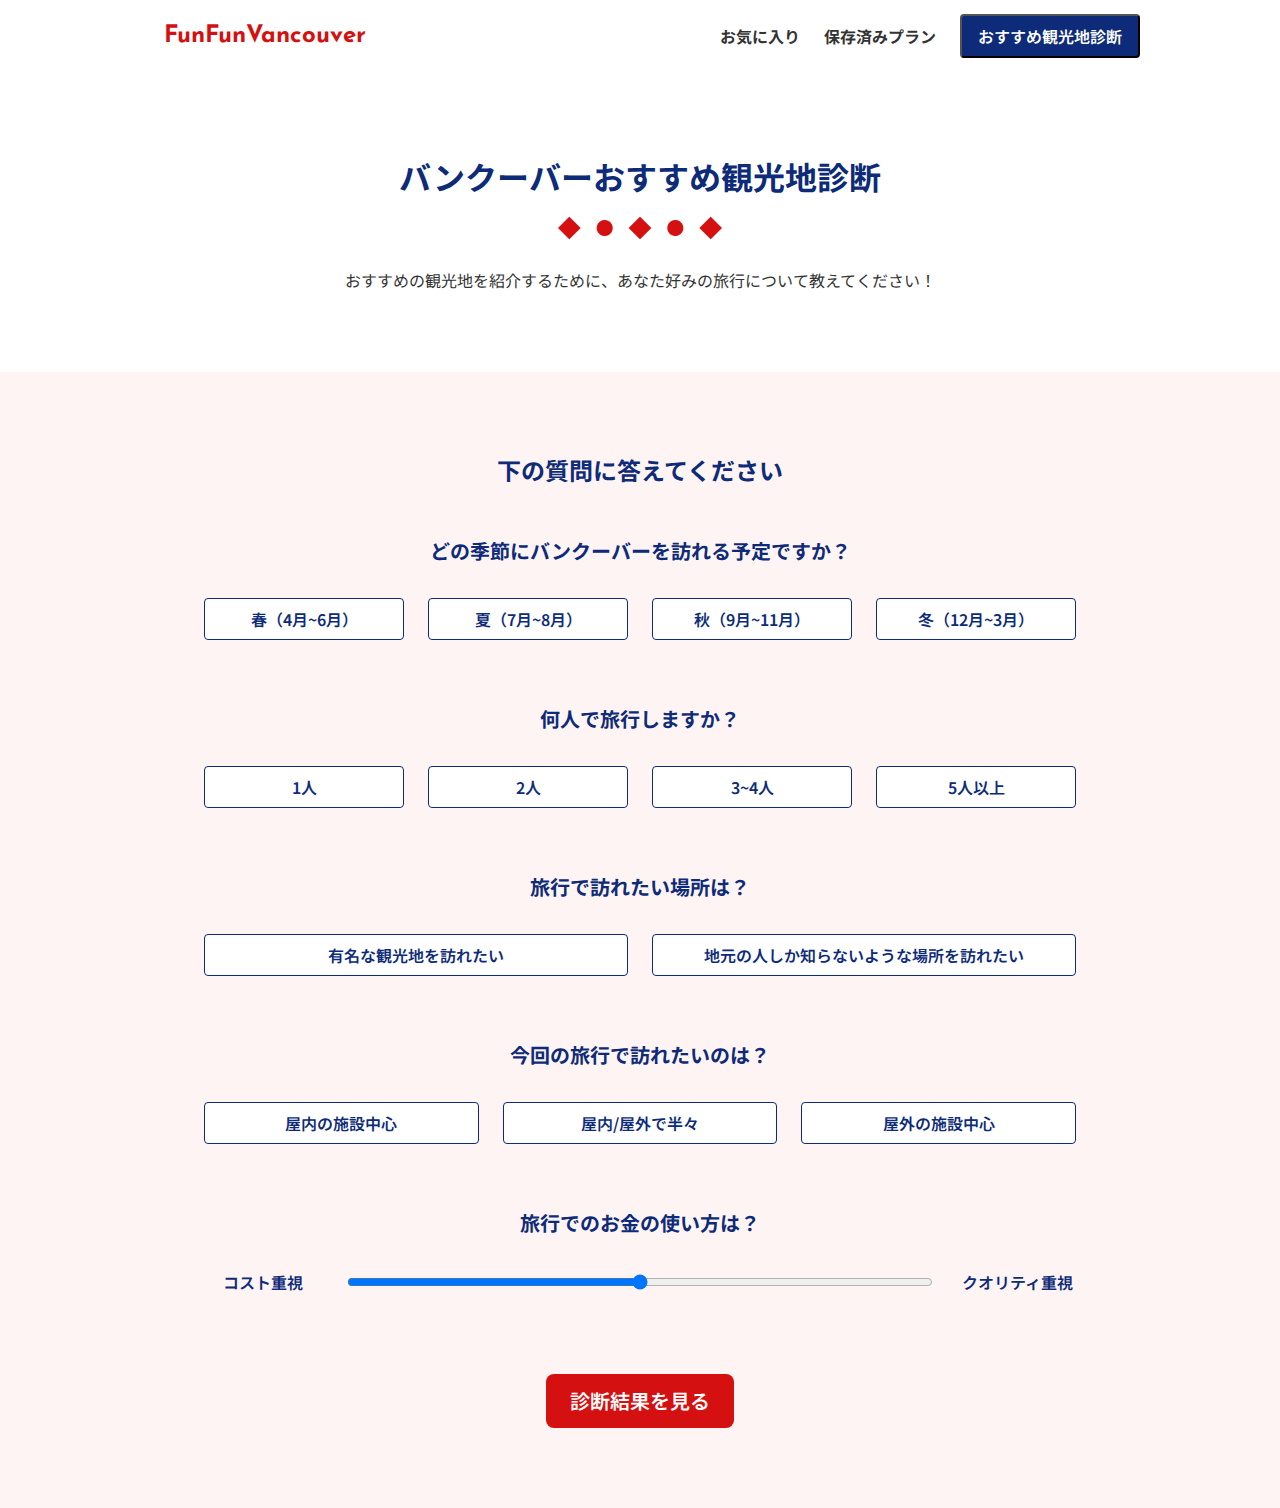
<file: index.html>
<!DOCTYPE html>
<html lang="ja">
<head>
    <meta charset="UTF-8">
    <meta name="viewport" content="width=device-width, initial-scale=1.0">
    <title>FunFunVancouver</title>
    <link rel="stylesheet" href="style.css">
    <script src="https://ajax.googleapis.com/ajax/libs/jquery/3.4.1/jquery.min.js"></script>
    <link rel="stylesheet" href="https://cdnjs.cloudflare.com/ajax/libs/font-awesome/6.0.0-beta3/css/all.min.css">
    <link rel="preconnect" href="https://fonts.googleapis.com">
    <link rel="preconnect" href="https://fonts.googleapis.com">
    <link rel="preconnect" href="https://fonts.gstatic.com" crossorigin>
    <link href="https://fonts.googleapis.com/css2?family=Josefin+Sans:ital,wght@0,100..700;1,100..700&family=Noto+Sans+JP:wght@100..900&display=swap" rel="stylesheet">
</head>
<body>
    
    <header>
        <div class="header-container">
            <a href="index.html">
                <div class="logo">FunFunVancouver</div>
            </a>
            <div class="links">
                <div id="fav" class="menu">
                    <a href="fav.html" id="">お気に入り</a>
                    <div id="fav_count" class="">
                        <p class="caption">0</p>
                    </div>
                </div>
                <a href="" id="save" class="menu">保存済みプラン</a>
                <button class="blue-btn sm">おすすめ観光地診断</button>
            </div>
        </div>
    </header>

    <main class="section">
        <div class="heading-area">
            <h2>バンクーバーおすすめ観光地診断</h2>
            <img src="img/line.png" alt="" class="underline">
        </div>
        <div class="container">
            <p>おすすめの観光地を紹介するために、あなた好みの旅行について教えてください！</p>
        </div>
    </main>

    <div>
        <div id="diagnosis" class="section">
            <h3>下の質問に答えてください</h3>
            <div class="questions">
                <div id="season" class="question">
                    <h4>どの季節にバンクーバーを訪れる予定ですか？</h4>
                    <div class="answers">
                        <button id="spring" class="season-answer white-btn sm">春（4月~6月）</button>
                        <button id="summer" class="season-answer white-btn sm">夏（7月~8月）</button>
                        <button id="fall" class="season-answer white-btn sm">秋（9月~11月）</button>
                        <button id="winter" class="season-answer white-btn sm">冬（12月~3月）</button>
                    </div>
                </div>
                <div id="number" class="question">
                    <h4>何人で旅行しますか？</h4>
                    <div class="answers">
                        <button id="1" class="number-answer white-btn sm">1人</button>
                        <button id="2" class="number-answer white-btn sm">2人</button>
                        <button id="3-4" class="number-answer white-btn sm">3~4人</button>
                        <button id="5" class="number-answer white-btn sm">5人以上</button>
                    </div>
                </div>
                <div id="popularity" class="question">
                    <h4>旅行で訪れたい場所は？</h4>
                    <div class="answers">
                        <button id="popular" class="popularity-answer white-btn sm">有名な観光地を訪れたい</button>
                        <button id="local" class="popularity-answer white-btn sm">地元の人しか知らないような場所を訪れたい</button>
                    </div>
                </div>
                <div id="inout" class="question">
                    <h4>今回の旅行で訪れたいのは？</h4>
                    <div class="answers">
                        <button id="indoor" class="inout-answer white-btn sm">屋内の施設中心</button>
                        <button id="both" class="inout-answer white-btn sm">屋内/屋外で半々</button>
                        <button id="outdoor" class="inout-answer white-btn sm">屋外の施設中心</button>
                    </div>
                </div>
                <div id="cost" class="question">
                    <h4>旅行でのお金の使い方は？</h4>
                    <div class="answers">
                        <p class="label">コスト重視</p>
                        <input type="range" id="inputSlideBar" min="-2" max="2" step="1" class="cost-answer">
                        <p class="label">クオリティ重視</p>
                        <!-- <span id="sliderValue">0</span> スライダーの値を表示するための要素 -->
                    </div>
                </div>
            </div>
            <button id="send" class="red-btn md">診断結果を見る</button>
        </div>
    </div>
    <div id="results" class="results">
        <div class="result-title section">
            <div class="heading-area">
                <h2>バンクーバーおすすめ観光地診断結果</h2>
                <img src="img/line.png" alt="" class="underline">
            </div>
            <div class="container">
                <p>診断の結果、あなたにぴったりの観光地が <span id="hit">0</span> 件見つかりました！<br>気に入った観光地は、ハートマークを押して「お気に入り」に登録してください。</p>
            </div>
            <button id="reset" class="red-btn md">診断をやり直す</button>
        </div>

        <div class="results-area section">
            <div class="landmarks">
                <h3>観光スポット・有名建造物</h3>

                <div class="result-cards">

                    <div target="_blank" id="01" class="card">
                        <div class="photo-container">
                            <a href="https://maps.app.goo.gl/XJJSdgzW3j1LAUxw6" target="_blank">
                                <img src="img/01.jpeg" alt="" class="photo">
                            </a>
                        </div>
                        <div class="text-area">
                            <a href="https://maps.app.goo.gl/XJJSdgzW3j1LAUxw6" target="_blank">
                                <h5>スタンレーパーク</h5>
                            </a>
                            <p class="explanation"></p>説明文を入れる</p>
                            <i class="fa-regular fa-heart fa-lg"></i>
                        </div>
                    </div>

                    <div target="_blank" id="02" class="card">
                        <div class="photo-container">
                            <a href="https://maps.app.goo.gl/cJMAR6Ba4x7w5reG6" target="_blank">
                                <img src="img/02.jpeg" alt="" class="photo">
                            </a>
                        </div>
                        <div class="text-area">
                            <a href="https://maps.app.goo.gl/cJMAR6Ba4x7w5reG6" target="_blank">
                                <h5>グランビルアイランド</h5>
                            </a>
                            <p class="explanation"></p>説明文を入れる</p>
                            <i class="fa-regular fa-heart fa-lg"></i>
                        </div>
                    </div>

                    <div target="_blank" id="03" class="card">
                        <div class="photo-container">
                            <a href="https://maps.app.goo.gl/7cHusRfnnLgpP7Nz5" target="_blank">
                                <img src="img/03.jpg" alt="" class="photo">
                            </a>
                        </div>
                        <div class="text-area">
                            <a href="https://maps.app.goo.gl/7cHusRfnnLgpP7Nz5" target="_blank">
                                <h5>グラウスマウンテン</h5>
                            </a>
                            <p class="explanation"></p>説明文を入れる</p>
                            <i class="fa-regular fa-heart fa-lg"></i>
                        </div>
                    </div>

                    <div target="_blank" id="04" class="card">
                        <div class="photo-container">
                            <a href="https://maps.app.goo.gl/YA7b1hF8b9wbeeybA" target="_blank">
                                <img src="img/04.jpeg" alt="" class="photo">
                            </a>
                        </div>
                        <div class="text-area">
                            <a href="https://maps.app.goo.gl/YA7b1hF8b9wbeeybA" target="_blank">
                                <h5>ギャスタウン</h5>
                            </a>
                            <p class="explanation"></p>説明文を入れる</p>
                            <i class="fa-regular fa-heart fa-lg"></i>
                        </div>
                    </div>

                    <div target="_blank" id="05" class="card">
                        <div class="photo-container">
                            <a href="https://maps.app.goo.gl/e4futCwbcYMM9DxZ9" target="_blank">
                                <img src="img/05.jpeg" alt="" class="photo">
                            </a>
                        </div>
                        <div class="text-area">
                            <a href="https://maps.app.goo.gl/e4futCwbcYMM9DxZ9" target="_blank">
                                <h5>キャピラノ吊橋公園</h5>
                            </a>
                            <p class="explanation"></p>説明文を入れる</p>
                            <i class="fa-regular fa-heart fa-lg"></i>
                        </div>
                    </div>

                    <div target="_blank" id="06" class="card">
                        <div class="photo-container">
                            <a href="https://maps.app.goo.gl/XJJSdgzW3j1LAUxw6" target="_blank">
                                <img src="img/06.jpeg" alt="" class="photo">
                            </a>
                        </div>
                        <div class="text-area">
                            <a href="https://maps.app.goo.gl/XJJSdgzW3j1LAUxw6" target="_blank">
                                <h5>バンクーバー水族館</h5>
                            </a>
                            <p class="explanation"></p>説明文を入れる</p>
                            <i class="fa-regular fa-heart fa-lg"></i>
                        </div>
                    </div>

                    <div target="_blank" id="07" class="card">
                        <div class="photo-container">
                            <a href="https://maps.app.goo.gl/SdhEVfvVFZbCuA3k6" target="_blank">
                                <img src="img/07.jpg" alt="" class="photo">
                            </a>
                        </div>
                        <div class="text-area">
                            <a href="https://maps.app.goo.gl/SdhEVfvVFZbCuA3k6" target="_blank">
                                <h5>サイエンスワールド</h5>
                            </a>
                            <p class="explanation"></p>説明文を入れる</p>
                            <i class="fa-regular fa-heart fa-lg"></i>
                        </div>
                    </div>

                    <div target="_blank" id="08" class="card">
                        <div class="photo-container">
                            <a href="https://maps.app.goo.gl/iu1g3Yu4DLtqGYPN6" target="_blank">
                                <img src="img/08.jpeg" alt="" class="photo">
                            </a>
                        </div>
                        <div class="text-area">
                            <a href="https://maps.app.goo.gl/iu1g3Yu4DLtqGYPN6" target="_blank">
                                <h5>クイーンエリザベス公園</h5>
                            </a>
                            <p class="explanation"></p>説明文を入れる</p>
                            <i class="fa-regular fa-heart fa-lg"></i>
                        </div>
                    </div>

                    <div target="_blank" id="09" class="card">
                        <div class="photo-container">
                            <a href="https://maps.app.goo.gl/yZom97yJSFiwLPYu6" target="_blank">
                                <img src="img/09.jpeg" alt="" class="photo">
                            </a>
                        </div>
                        <div class="text-area">
                            <a href="https://maps.app.goo.gl/yZom97yJSFiwLPYu6" target="_blank">
                                <h5>ライトハウスパーク</h5>
                            </a>
                            <p class="explanation"></p>説明文を入れる</p>
                            <i class="fa-regular fa-heart fa-lg"></i>
                        </div>
                    </div>

                    <div target="_blank" id="10" class="card">
                        <div class="photo-container">
                            <a href="https://maps.app.goo.gl/sTX2BWvFrswKT4Ww6" target="_blank">
                                <img src="img/10.jpeg" alt="" class="photo">
                            </a>
                        </div>
                        <div class="text-area">
                            <a href="https://maps.app.goo.gl/sTX2BWvFrswKT4Ww6" target="_blank">
                                <h5>バンクーバー展望台</h5>
                            </a>
                            <p class="explanation"></p>説明文を入れる</p>
                            <i class="fa-regular fa-heart fa-lg"></i>
                        </div>
                    </div>
                </div>
            </div>
        </div>
    </div>


    <script>

        $(document).ready(function() {

        //----------------------ここから見た目の装飾系----------------------
        //ボタンのクリックアクション
        $('.season-answer').click(function() {
            $('.season-answer').removeClass('selected'); // すべてのボタンからselectedクラスを削除
            $(this).addClass('selected'); // クリックされたボタンにselectedクラスを追加
        });
        $('.number-answer').click(function() {
            $('.number-answer').removeClass('selected'); // すべてのボタンからselectedクラスを削除
            $(this).addClass('selected'); // クリックされたボタンにselectedクラスを追加
        });
        $('.popularity-answer').click(function() {
            $('.popularity-answer').removeClass('selected'); // すべてのボタンからselectedクラスを削除
            $(this).addClass('selected'); // クリックされたボタンにselectedクラスを追加
        });
        $('.inout-answer').click(function() {
            $('.inout-answer').removeClass('selected'); // すべてのボタンからselectedクラスを削除
            $(this).addClass('selected'); // クリックされたボタンにselectedクラスを追加
        });

        //お気に入りアイコンのクリックアクション
        let fav_num = 0;
        $(".fa-heart").on("click", function(){
            $(this).toggleClass("fa-regular fa-solid");
            const cardId = $(this).closest('.card').attr('id');
            const isFav = $(this).hasClass("fa-solid");

            // アイコンが「fa-solid」に変更されたときだけ、お気に入りの数を増やす
            if (isFav) {
                fav_num++;
                localStorage.setItem(cardId, 'liked'); //お気に入りされたものはlikedとして保存
            } else {
                fav_num--;
                localStorage.setItem(cardId, 'notLiked'); //お気に入りされていないものはnotLikedとして保存
            }

            if (fav_num>0){
                $("#fav_count").css("display", "block");
                $("#fav_count p").html(fav_num);
            } else {
                $("#fav_count").css("display", "none");
            }

            localStorage.setItem("fav_num", fav_num);
        });

        //お気に入りカウンターの表示設定
        if(localStorage.getItem("fav_num")){
            const value = localStorage.getItem("fav_num");
            $("#fav_count").val(value);
        }

        // //----------------------異なるドメイン間でのローカルストレージの情報交換----------------------
        // (function() {
        //     var origin = "https://txxxy0218.github.io/kadai03_memo/fav.html";
        //     window.addEventListener('favItem', function(event) {
        //         // 送信元が指定のオリジンと一致していれば処理を行う
        //         if(event.origin === origin) {
        //             var favItem = event.data;

        //             // メッセージが'get'ならlocalstorageの値を返す
        //             if(favItem === 'get') {
        //                 var storageData = localStorage.getItem('test');
        //                 event.source.postMessage(storageData, event.origin);
        //             }
        //             // getでなければメッセージを分割してlocalstorageに保存する
        //             else {
        //                 var messageArray = favItem.split(',');
        //                 var key = messageArray[0];
        //                 var value = messageArray[1];
        //                 localStorage.setItem(key, value);
        //             }
        //         }
        //     });
        // })();


        
        //----------------------ここからフィルタリング機能----------------------
        //1.配列を定義
        const array = [
            { no: '01', name: 'スタンレーパーク', seasons: [{ season: "spring" }, { season: "summer" }, { season: "fall" }], numbers: [{ number: "1" }, { number: "2" }, { number: "3-4" }, {number: "5"}], popularity: 'popular', inout: "outdoor", cost: '-2' },
            { no: '02', name: 'グランビルアイランド', seasons: [{ season: "spring" }, { season: "summer" }, { season: "fall" }, { season: "winter" }], numbers: [{ number: "1" }, { number: "2" }, { number: "3-4" }, {number: "5"}], popularity: 'popular', inout: "both", cost: '-2' },
            { no: '03', name: 'グラウスマウンテン', seasons: [{ season: "spring" }, { season: "summer" }, { season: "fall" }], numbers: [{ number: "1" }, { number: "2" }, { number: "3-4" }, {number: "5"}], popularity: 'local', inout: "outdoor", cost: '2' },
            { no: '04', name: 'ギャスタウン', seasons: [{ season: "spring" }, { season: "summer" }, { season: "fall" }, { season: "winter" }], numbers: [{ number: "1" }, { number: "2" }, { number: "3-4" }, {number: "5"}], popularity: 'popular', inout: "both", cost: '-2' },
            { no: '05', name: 'キャピラノ吊橋公園', seasons: [{ season: "spring" }, { season: "summer" }, { season: "fall" }], numbers: [{ number: "1" }, { number: "2" }, { number: "3-4" }, {number: "5"}], popularity: 'popular', inout: "outdoor", cost: '2' },
            { no: '06', name: 'バンクーバー水族館', seasons: [{ season: "spring" }, { season: "summer" }, { season: "fall" }, { season: "winter" }], numbers: [{ number: "1" }, { number: "2" }, { number: "3-4" }, {number: "5"}], popularity: 'local', inout: "indoor", cost: '1' },
            { no: '07', name: 'サイエンスワールド', seasons: [{ season: "spring" }, { season: "summer" }, { season: "fall" }, { season: "winter" }], numbers: [{ number: "1" }, { number: "2" }, { number: "3-4" }, {number: "5"}], popularity: 'local', inout: "indoor", cost: '1' },
            { no: '08', name: 'クイーンエリザベス公園', seasons: [{ season: "spring" }, { season: "summer" }, { season: "fall" }], numbers: [{ number: "1" }, { number: "2" }, { number: "3-4" }, {number: "5"}], popularity: 'popular', inout: "outdoor", cost: '-2' },
            { no: '09', name: 'ライトハウスパーク', seasons: [{ season: "spring" }, { season: "summer" }, { season: "fall" }], numbers: [{ number: "1" }, { number: "2" }, { number: "3-4" }, {number: "5"}], popularity: 'local', inout: "outdoor", cost: '-2' },
            { no: '10', name: 'バンクーバー展望台', seasons: [{ season: "spring" }, { season: "summer" }, { season: "fall" }, { season: "winter" }], numbers: [{ number: "1" }, { number: "2" }, { number: "3-4" }, {number: "5"}], popularity: 'popular', inout: "indoor", cost: '1' },
        ];

        //2.フィルターを関数化
        let seasonSelected = "";
        let numberSelected = "";
        let popularitySelected = "";
        let inoutSelected = "";
        let costSelected = "";

        function filterBySeason(season) {
            seasonSelected = array.filter(item => item.seasons.some(s => s.season === season));
            console.log(seasonSelected);
        }

        function filterByNumber(number) {
            numberSelected = array.filter(n => n.numbers && n.numbers.some(s => s.number === number));
            console.log(numberSelected);
        }

        function filterByPopularity(popularity) {
            popularitySelected = array.filter(item => item.popularity === popularity);
            console.log(popularitySelected);
        }

        function filterByInOut(inout) {
            inoutSelected = array.filter(item => {
                if (inout === "indoor") {
                    return item.inout === "indoor" || item.inout === "both";
                } else if (inout === "outdoor") {
                    return item.inout === "outdoor" || item.inout === "both";
                } else {
                    return item.inout === "outdoor" || "both" || "indoor";
                }
            });
            console.log(inoutSelected);
        }

        function filterByCost(cost) {
            const numericCost = parseInt(cost, 10); // 文字列のコスト値を数値に変換
            costSelected = array.filter(item => parseInt(item.cost, 10) <= numericCost); // 数値に変換されたコスト値以下の全アイテムをフィルタリング
            console.log(costSelected); // フィルタリングされた結果をコンソールに出力
        }

        //3.クリックイベントを追加
        $(".season-answer").on("click", function() {
            filterBySeason(this.id);
        });

        $(".number-answer").on("click", function() {
            filterByNumber(this.id);
        });

        $(".popularity-answer").on("click", function() {
            filterByPopularity(this.id);
        });

        $(".inout-answer").on("click", function() {
            filterByInOut(this.id);
        });

        $("#inputSlideBar").on("input", function() {
            let inputValue = $(this).val();
            $("#sliderValue").text(inputValue);
            filterByCost(inputValue);
        });

        //4.診断結果の配列を作る
        $("#send").on("click", function() {
            $('#results').slideDown();
            let filteredArray = array.filter(item => 
                (seasonSelected.includes(item) || !seasonSelected.length) &&
                (numberSelected.includes(item) || !numberSelected.length) &&
                (popularitySelected.includes(item) || !popularitySelected.length) &&
                (inoutSelected.includes(item) || !inoutSelected.length) &&
                (costSelected.includes(item) || !costSelected.length)
            );

            console.log(filteredArray);
            var n = filteredArray.length;
            $("#hit").html(n);

            $(".card").css("display", "none"); // 全てのカードを非表示にする
            for (let i = 0; i < n; i++) {
                $(`#${filteredArray[i].no}`).css("display", "block"); // filteredArrayに含まれる要素のみ表示する
            }
            $('html, body').animate({
                scrollTop: $('#results').offset().top
            }, 500);
        });

        //----------------------ここから診断結果リセット----------------------
        $("#reset").on("click", function(){
            // すべてのボタンからselectedクラスを削除
            $('.season-answer').removeClass('selected');
            $('.number-answer').removeClass('selected');
            $('.popularity-answer').removeClass('selected');
            $('.inout-answer').removeClass('selected');
            
            // スライダーの値をリセット
            $('#inputSlideBar').val(0);

            $('#results').slideUp(500, function() { // #resultsエリアをスライドアップして隠す
            $('html, body').animate({ scrollTop: 0 }, 500); // トップに遷移する処理
        });
        })
    
    });

        
    </script>
</body>
</html>
</file>
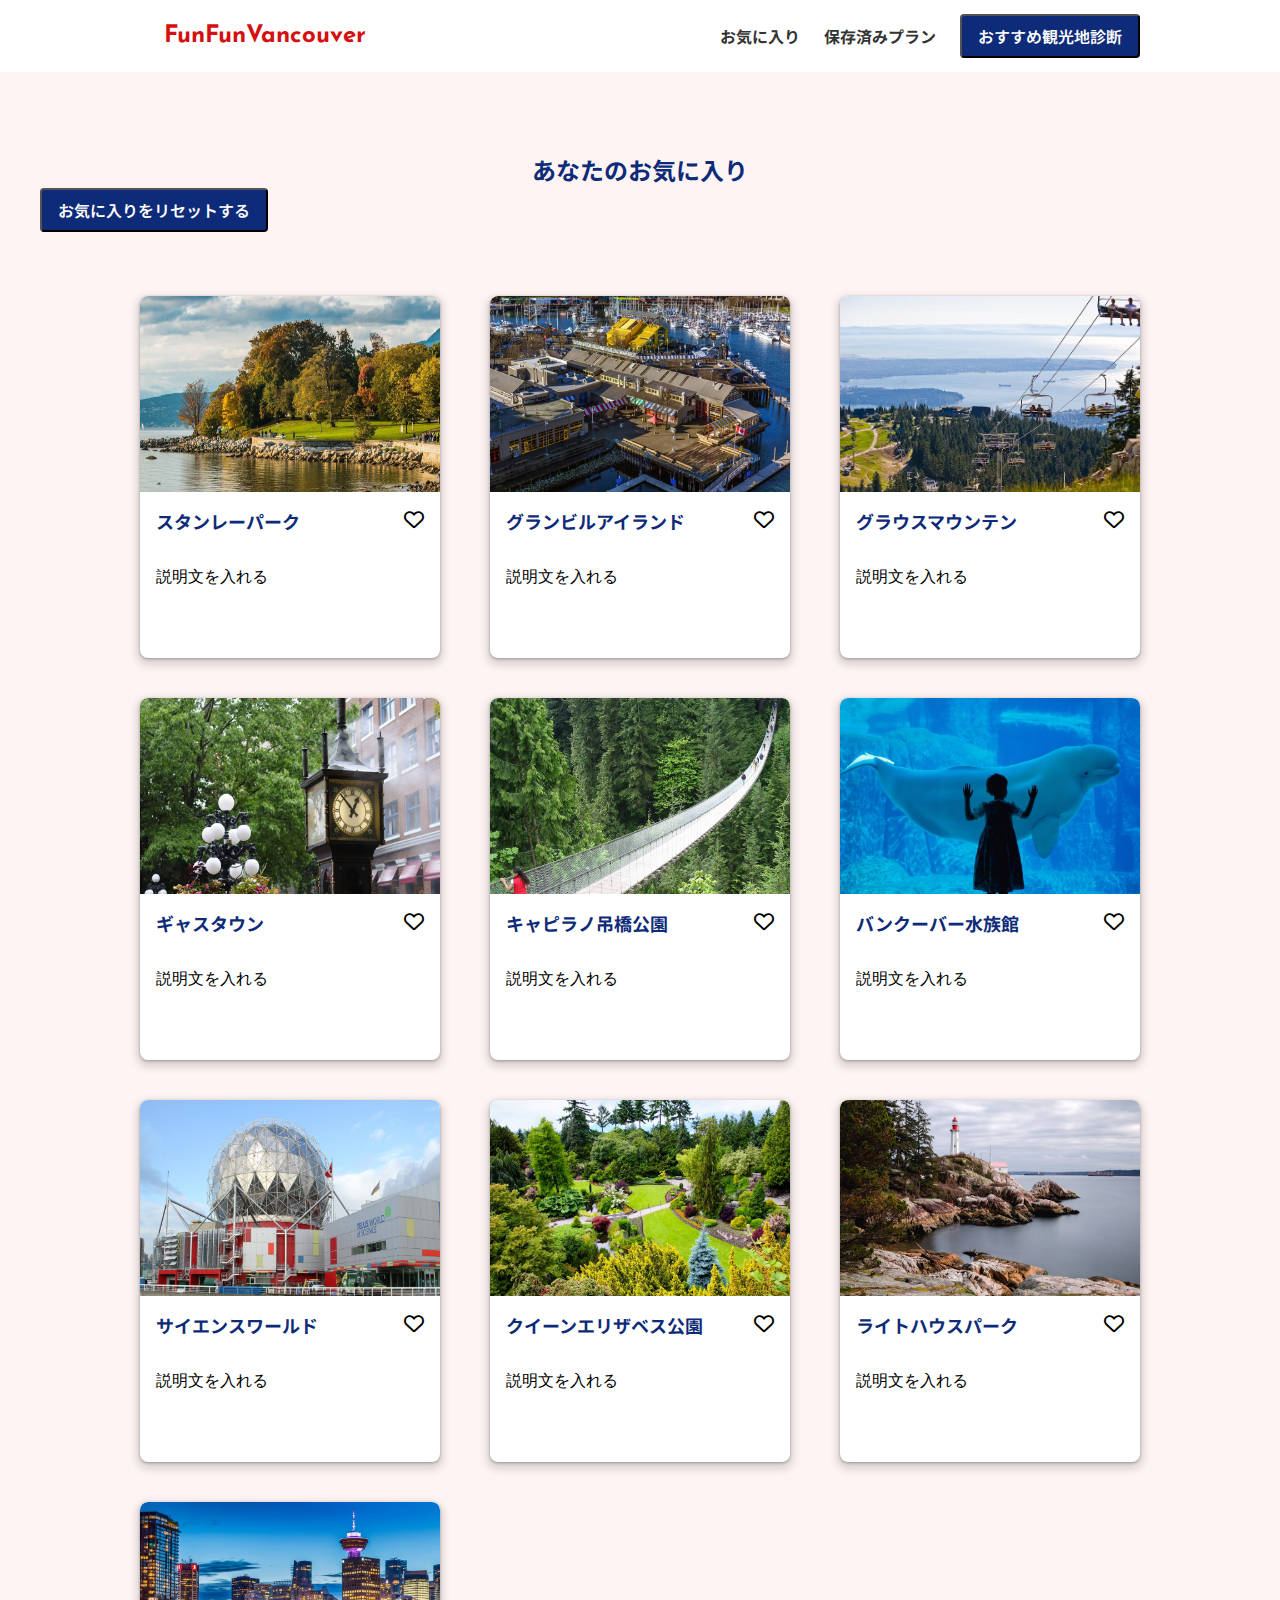
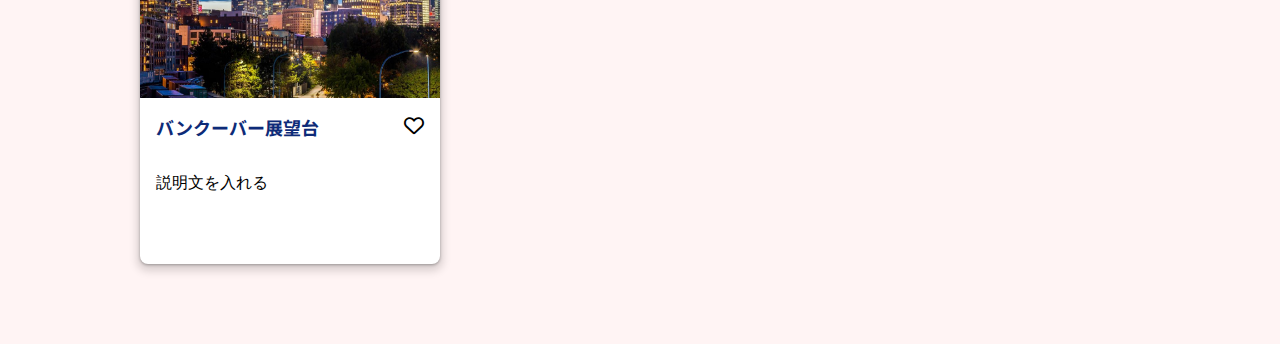
<file: fav.html>
<!DOCTYPE html>
<html lang="jp">
<head>
    <meta charset="UTF-8">
    <meta name="viewport" content="width=device-width, initial-scale=1.0">
    <title>お気に入り｜FunFunVancouver</title>
    <link rel="stylesheet" href="style.css">
    <script src="https://ajax.googleapis.com/ajax/libs/jquery/3.4.1/jquery.min.js"></script>
    <link rel="stylesheet" href="https://cdnjs.cloudflare.com/ajax/libs/font-awesome/6.0.0-beta3/css/all.min.css">
    <link rel="preconnect" href="https://fonts.googleapis.com">
    <link rel="preconnect" href="https://fonts.googleapis.com">
    <link rel="preconnect" href="https://fonts.gstatic.com" crossorigin>
    <link href="https://fonts.googleapis.com/css2?family=Josefin+Sans:ital,wght@0,100..700;1,100..700&family=Noto+Sans+JP:wght@100..900&display=swap" rel="stylesheet">
</head>
<body>

    <!-- display:noneで非表示にしたiframeでindex.htmlを読み込む -->
    <iframe id="iframe" src="https://txxxy0218.github.io/kadai03_memo/" style="display: none;"></iframe>

    <header>
        <div class="header-container">
            <a href="index.html"><div class="logo">FunFunVancouver</div></a>
            <div class="links">
                <div id="fav" class="menu">
                    <a href="fav.html" id="">お気に入り</a>
                    <div id="fav_count" class="">
                        <p class="caption">0</p>
                    </div>
                </div>
                <a href="" id="save" class="menu">保存済みプラン</a>
                <button class="blue-btn sm">おすすめ観光地診断</button>
            </div>
        </div>
    </header>


    <div class="results-area section top">
        <div class="landmarks">
            <h3 div="fav-title">あなたのお気に入り</h3>

            <button id="deleteFav" class="blue-btn sm">お気に入りをリセットする</button>
            <div id="reDiagnose">
                <p>お気に入りが登録されていません。</p>
                <a href="index.html">
                    <button class="red-btn md">もう一度おすすめ観光地診断を受ける</button>
                </a>
            </div>
            

            <div class="result-cards">

                <div target="_blank" id="01" class="card">
                    <div class="photo-container">
                        <a href="https://maps.app.goo.gl/XJJSdgzW3j1LAUxw6" target="_blank">
                            <img src="img/01.jpeg" alt="" class="photo">
                        </a>
                    </div>
                    <div class="text-area">
                        <a href="https://maps.app.goo.gl/XJJSdgzW3j1LAUxw6" target="_blank">
                            <h5>スタンレーパーク</h5>
                        </a>
                        <p class="explanation"></p>説明文を入れる</p>
                        <i class="fa-regular fa-heart fa-lg"></i>
                    </div>
                </div>

                <div target="_blank" id="02" class="card">
                    <div class="photo-container">
                        <a href="https://maps.app.goo.gl/cJMAR6Ba4x7w5reG6" target="_blank">
                            <img src="img/02.jpeg" alt="" class="photo">
                        </a>
                    </div>
                    <div class="text-area">
                        <a href="https://maps.app.goo.gl/cJMAR6Ba4x7w5reG6" target="_blank">
                            <h5>グランビルアイランド</h5>
                        </a>
                        <p class="explanation"></p>説明文を入れる</p>
                        <i class="fa-regular fa-heart fa-lg"></i>
                    </div>
                </div>

                <div target="_blank" id="03" class="card">
                    <div class="photo-container">
                        <a href="https://maps.app.goo.gl/7cHusRfnnLgpP7Nz5" target="_blank">
                            <img src="img/03.jpg" alt="" class="photo">
                        </a>
                    </div>
                    <div class="text-area">
                        <a href="https://maps.app.goo.gl/7cHusRfnnLgpP7Nz5" target="_blank">
                            <h5>グラウスマウンテン</h5>
                        </a>
                        <p class="explanation"></p>説明文を入れる</p>
                        <i class="fa-regular fa-heart fa-lg"></i>
                    </div>
                </div>

                <div target="_blank" id="04" class="card">
                    <div class="photo-container">
                        <a href="https://maps.app.goo.gl/YA7b1hF8b9wbeeybA" target="_blank">
                            <img src="img/04.jpeg" alt="" class="photo">
                        </a>
                    </div>
                    <div class="text-area">
                        <a href="https://maps.app.goo.gl/YA7b1hF8b9wbeeybA" target="_blank">
                            <h5>ギャスタウン</h5>
                        </a>
                        <p class="explanation"></p>説明文を入れる</p>
                        <i class="fa-regular fa-heart fa-lg"></i>
                    </div>
                </div>

                <div target="_blank" id="05" class="card">
                    <div class="photo-container">
                        <a href="https://maps.app.goo.gl/e4futCwbcYMM9DxZ9" target="_blank">
                            <img src="img/05.jpeg" alt="" class="photo">
                        </a>
                    </div>
                    <div class="text-area">
                        <a href="https://maps.app.goo.gl/e4futCwbcYMM9DxZ9" target="_blank">
                            <h5>キャピラノ吊橋公園</h5>
                        </a>
                        <p class="explanation"></p>説明文を入れる</p>
                        <i class="fa-regular fa-heart fa-lg"></i>
                    </div>
                </div>

                <div target="_blank" id="06" class="card">
                    <div class="photo-container">
                        <a href="https://maps.app.goo.gl/XJJSdgzW3j1LAUxw6" target="_blank">
                            <img src="img/06.jpeg" alt="" class="photo">
                        </a>
                    </div>
                    <div class="text-area">
                        <a href="https://maps.app.goo.gl/XJJSdgzW3j1LAUxw6" target="_blank">
                            <h5>バンクーバー水族館</h5>
                        </a>
                        <p class="explanation"></p>説明文を入れる</p>
                        <i class="fa-regular fa-heart fa-lg"></i>
                    </div>
                </div>

                <div target="_blank" id="07" class="card">
                    <div class="photo-container">
                        <a href="https://maps.app.goo.gl/SdhEVfvVFZbCuA3k6" target="_blank">
                            <img src="img/07.jpg" alt="" class="photo">
                        </a>
                    </div>
                    <div class="text-area">
                        <a href="https://maps.app.goo.gl/SdhEVfvVFZbCuA3k6" target="_blank">
                            <h5>サイエンスワールド</h5>
                        </a>
                        <p class="explanation"></p>説明文を入れる</p>
                        <i class="fa-regular fa-heart fa-lg"></i>
                    </div>
                </div>

                <div target="_blank" id="08" class="card">
                    <div class="photo-container">
                        <a href="https://maps.app.goo.gl/iu1g3Yu4DLtqGYPN6" target="_blank">
                            <img src="img/08.jpeg" alt="" class="photo">
                        </a>
                    </div>
                    <div class="text-area">
                        <a href="https://maps.app.goo.gl/iu1g3Yu4DLtqGYPN6" target="_blank">
                            <h5>クイーンエリザベス公園</h5>
                        </a>
                        <p class="explanation"></p>説明文を入れる</p>
                        <i class="fa-regular fa-heart fa-lg"></i>
                    </div>
                </div>

                <div target="_blank" id="09" class="card">
                    <div class="photo-container">
                        <a href="https://maps.app.goo.gl/yZom97yJSFiwLPYu6" target="_blank">
                            <img src="img/09.jpeg" alt="" class="photo">
                        </a>
                    </div>
                    <div class="text-area">
                        <a href="https://maps.app.goo.gl/yZom97yJSFiwLPYu6" target="_blank">
                            <h5>ライトハウスパーク</h5>
                        </a>
                        <p class="explanation"></p>説明文を入れる</p>
                        <i class="fa-regular fa-heart fa-lg"></i>
                    </div>
                </div>

                <div target="_blank" id="10" class="card">
                    <div class="photo-container">
                        <a href="https://maps.app.goo.gl/sTX2BWvFrswKT4Ww6" target="_blank">
                            <img src="img/10.jpeg" alt="" class="photo">
                        </a>
                    </div>
                    <div class="text-area">
                        <a href="https://maps.app.goo.gl/sTX2BWvFrswKT4Ww6" target="_blank">
                            <h5>バンクーバー展望台</h5>
                        </a>
                        <p class="explanation"></p>説明文を入れる</p>
                        <i class="fa-regular fa-heart fa-lg"></i>
                    </div>
                </div>
            </div>
        </div>
    </div>

    <script>

        $(document).ready(function() {

        //----------------------ここから見た目の装飾系----------------------

        // //お気に入りされているカードのみ表示する
        // if (localStorage.getItem("01") === "liked"){
        //     $("#01").css("display", "block");
        // } else {
        //     $("#01").css("display", "none");
        // }


        //お気に入りアイコンのクリックアクション
        let fav_num = 0;
        $(".fa-heart").on("click", function(){
            $(this).toggleClass("fa-regular fa-solid");
            const cardId = $(this).closest('.card').attr('id');
            const isFav = $(this).hasClass("fa-solid");

            // アイコンが「fa-solid」に変更されたときだけ、お気に入りの数を増やす
            if (isFav) {
                fav_num++;
                localStorage.setItem(cardId, 'liked'); //お気に入りされたものはlikedとして保存
            } else {
                fav_num--;
                localStorage.setItem(cardId, 'notLiked'); //お気に入りから外されたものはnotLikedとして保存
            }

            if (fav_num>0){
                $("#fav_count").css("display", "block");
                $("#fav_count p").html(fav_num);
            } else {
                $("#fav_count").css("display", "none");
            }

            localStorage.setItem("fav_num", fav_num);
        });


        //お気に入りカウンターの表示設定
        if(localStorage.getItem("fav_num")){
            const value = localStorage.getItem("fav_num");
            $("#fav_count").css("display", "block");
            $("#fav_count").val(value);
        }


        //----------------------異なるドメイン間でのデータのやり取り----------------------
        // (function() {
        //     var iframeWindow = document.querySelector('#iframe').contentWindow;
        //     var $text = document.querySelector('#text');
        //     // var $setButton = document.querySelector('#set');
        //     // var $getButton = document.querySelector('#get');
        //     var origin = 'https://txxxy0218.github.io/kadai03_memo/';

            
        //     if(event.origin === origin) {
        //         // index.htmlからお気に入り数を取得
        //         iframeWindow.postMessage('fav_count', origin);
        //         // index.htmlからお気に入りされているカードの番号を取得
        //         iframeWindow.postMessage('fav.id', origin);

        //         // index.htmlにお気に入り数を送信
        //         iframeWindow.postMessage(`${$text.value}`, origin);

        //         // index.htmlにお気に入りされているカードの番号を送信
        //         iframeWindow.postMessage(`${$text.value}`, origin);
        //     }

        // })();
        
        

        //----------------------ここからお気に入りリセット----------------------
        $("#deleteFav").on("click", function(){
            // すべてのハートアイコンをregularに戻す
            $('.fa-heart').removeClass('fa-solid');
            $('.fa-heart').addClass('fa-regular');

            // ヘッダーのアイコンを消す
            $("#fav_count").css("display", "none");

            // favのカウントをリセットする
            let fav_num = 0;
            console.log(fav_num);

            // 全てのカードを非表示にする
            $(".card").css("display", "none");

            // LocalStorageをリセットする
            localStorage.clear();

            //アラート
            alert("お気に入りを削除しました");

            // お気に入り削除ボタンを消して、再診断を促す
            $(this).css("display", "none");
            $("#reDiagnose").css("display", "block");

        });
    
    });

        
    </script>

    
</body>
</html>
</file>
<file: style.css>
h1 {
    font-family: "Noto Sans JP", sans-serif;
    font-size: 48px;
    line-height: 150%;
    text-align: center;
    color: #0D2B78;
    margin: 0;
}
h2 {
    font-family: "Noto Sans JP", sans-serif;
    font-size: 32px;
    line-height: 150%;
    text-align: center;
    color: #0D2B78;
    margin: 0;
}
h3 {
    font-family: "Noto Sans JP", sans-serif;
    font-size: 24px;
    line-height: 150%;
    text-align: center;
    color: #0D2B78;
    margin: 0;
}
h4 {
    font-family: "Noto Sans JP", sans-serif;
    font-size: 20px;
    line-height: 150%;
    text-align: center;
    color: #0D2B78;
    margin: 0;
}
h5 {
    font-family: "Noto Sans JP", sans-serif;
    font-size: 18px;
    line-height: 150%;
    color: #0D2B78;
    margin: 0;
}
p {
    font-family: "Noto Sans JP", sans-serif;
    font-size: 16px;
    line-height: 150%;
    text-align: center;
    color: #333333;
    margin: 0;
}
.caption {
    font-family: "Noto Sans JP", sans-serif;
    font-size: 12px;
    line-height: 120%;
    color: white;
}

body {
    margin: 0px;
}
main {
    margin-top: 72px;
}
header {
    position: fixed; /*** ← fixedで固定 ***/
    top: 0; 
    left: 0; 
    width: 100%;
    height: 72px;
    align-items: center;
    background-color: white;
    z-index: 1;
}
.header-container {
    margin: 0 auto;
    padding: 14px;
    max-width: 1000px;
    display: flex;
    justify-content: space-between;
    align-items: center;
}
.logo {
    font-size: 24px;
    line-height: 100%;
    font-weight: 700;
    color: #D41010;
    font-family: "Josefin Sans", sans-serif;
    margin: 0 24px;
}
.links {
    display: flex;
    align-items: center;
}
a {
    font-family: "Noto Sans JP", sans-serif;
    text-decoration: none;
    color: #333333;
}
.menu {
    font-size: 16px;
    line-height: 150%;
    font-weight: 700;
    margin-right: 24px;
}
#fav_count {
    width: 16px;
    height: 16px;
    text-align: center;
    background-color: #D41010;
    color: #fff;
    align-items: center;
    border-radius: 8px;
    display: none;
}
#fav {
    display: flex;

}


button:hover {
    cursor: pointer;
}
.blue-btn {
    font-family: "Noto Sans JP", sans-serif;
    color: white;
    background-color: #0D2B78;
}
.white-btn {
    font-family: "Noto Sans JP", sans-serif;
    color: #0D2B78;
    background-color: white;
    border: solid #0D2B78 1px;
}
.red-btn {
    font-family: "Noto Sans JP", sans-serif;
    color: white;
    background-color: #D41010;
    display: block;
    margin: auto;
    margin-top: 80px;
}
.sm {
    font-weight: 600;
    font-size: 16px;
    line-height: 150%;
    padding: 8px 16px;
    border-radius: 4px;
}
.sm:hover {
    opacity: 70%;
}
.md {
    font-weight: 600;
    font-size: 20px;
    line-height: 150%;
    padding: 12px 24px;
    border-radius: 8px;
    border: none;
}
.md:hover {
    opacity: 70%;
}
/* 選択されたボタンのスタイル */
.selected {
    background-color: #0D2B78; /* 好みの色に変更 */
    color: #fff; /* テキスト色も変更 */
}


#diagnosis {
    margin: auto;
    background-color: #FFF4F4;
}
.heading-area {
    text-align: center;
    gap: 16px;
    margin-bottom: 24px;
}
.underline {
    margin-top: 16px;
}
.section {
    padding: 80px 40px;
}
.questions {
    max-width: 872px;
    margin: 48px auto;
     padding: 0 24px;
}
.question {
    width: 100%;
    margin-bottom: 64px;
}
.answers {
    margin-top: 32px;
    gap: 24px;
    display: flex;
}

.season-answer, .number-answer {
    width: 25%;
}
.popularity-answer {
    width: 50%;
}
.inout-answer {
    width: 33%;
}
.cost-answer {
    width: 600px;
}
.label {
    width: 120px;
    font-weight: 600;
    color: #0D2B78;
}

#results {
    display: none;
}
.results-area {
    background-color: #FFF4F4;
}
#hit {
    font-weight: 600;
    font-size: 20px;
    color: #D41010;
}
.result-cards {
    width: 1000px;
    margin: auto;
    margin-top: 64px;
    display: grid;
    grid-template-columns: 30% 30% 30%;
    grid-template-rows: 362px 362px;
    gap: 40px;
    justify-content: space-between
}
.card {
    width: 100%;
    height: 362px;
    background-color: white;
    border-radius: 8px;
    overflow: hidden;
    position: relative;
    box-shadow: 0px 4px 8px 3px rgba(0, 0, 0, 0.15), 0px 1px 3px 0px rgba(0, 0, 0, 0.30);
}
.card:hover {
    box-shadow: 0px 0px 0px 0px rgba(0, 0, 0, 0.15), 0px 1px 3px 0px rgba(0, 0, 0, 0.30);
}
.text-area {
    padding: 16px;
    gap: 16px;
    display: flex;
    flex-direction: column;
    align-items: flex-start;
}
.explanation {
    text-align: left;
}
.photo-container {
    height: 196px;
    width: 100%;
    overflow: hidden;
}
.photo {
    height: 196px;
    width: 100%;
    align-self: stretch;
    border-radius: 8px 8px 0px 0px;
    transition: transform .6s ease; /* ゆっくり変化させる */
}
.card:hover .photo {
    transform: scale(1.2); /* 拡大 */
}
.photo:hover {
    opacity: 70%;
}
h5:hover{
    text-decoration: underline;
}

.fa-heart {
    position: absolute;
    right: 16px;
    bottom: 138px; 
}
.fa-heart:hover {
    cursor: pointer;
}
.fa-solid {
    color: #D41010;

}


/* -----------------ここからfav/html用のCSS----------------- */

.top {
    margin-top: 72px;
}

.landmarks {
    margin: 0 auto;
}

.deleteFav {
    display: block;
    margin: 0 auto;
}

#reDiagnose {
    display: none;
}

#reDiagnose p {
    margin-top: 40px;
}
</file>
